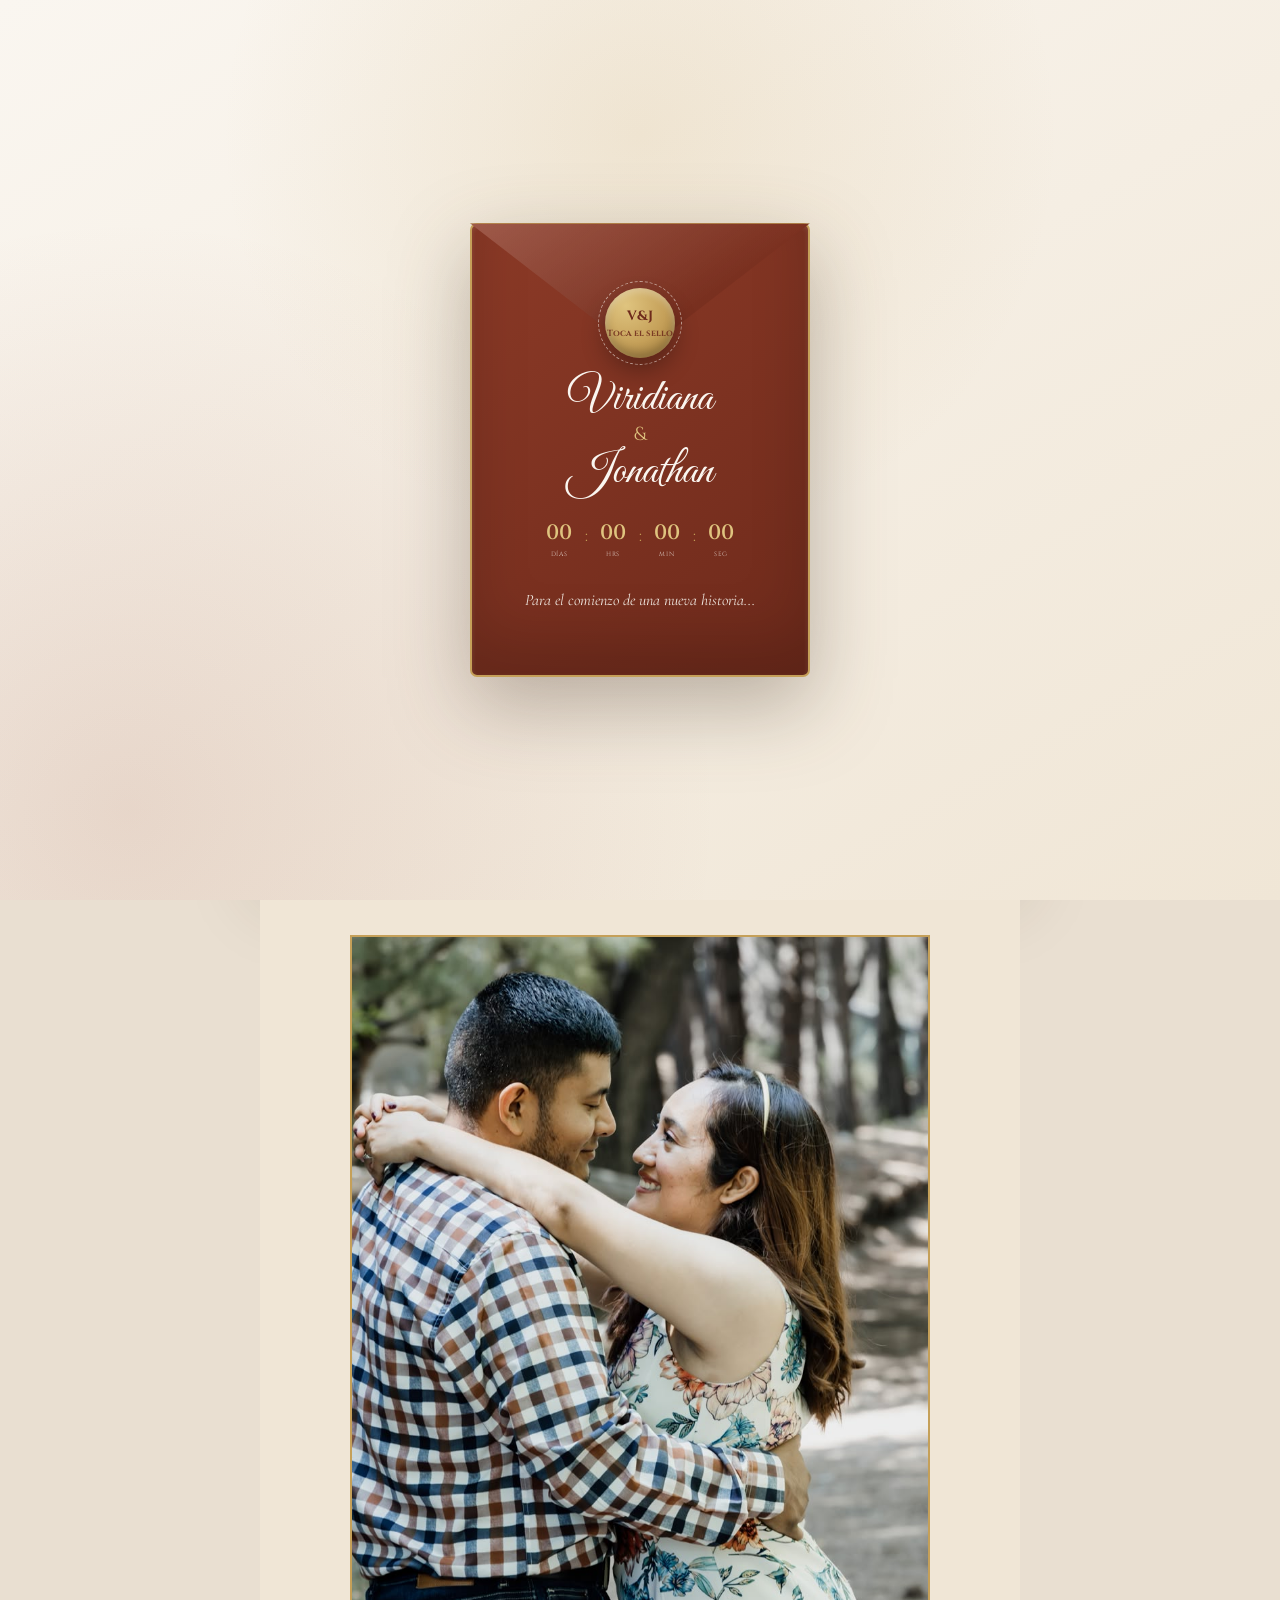
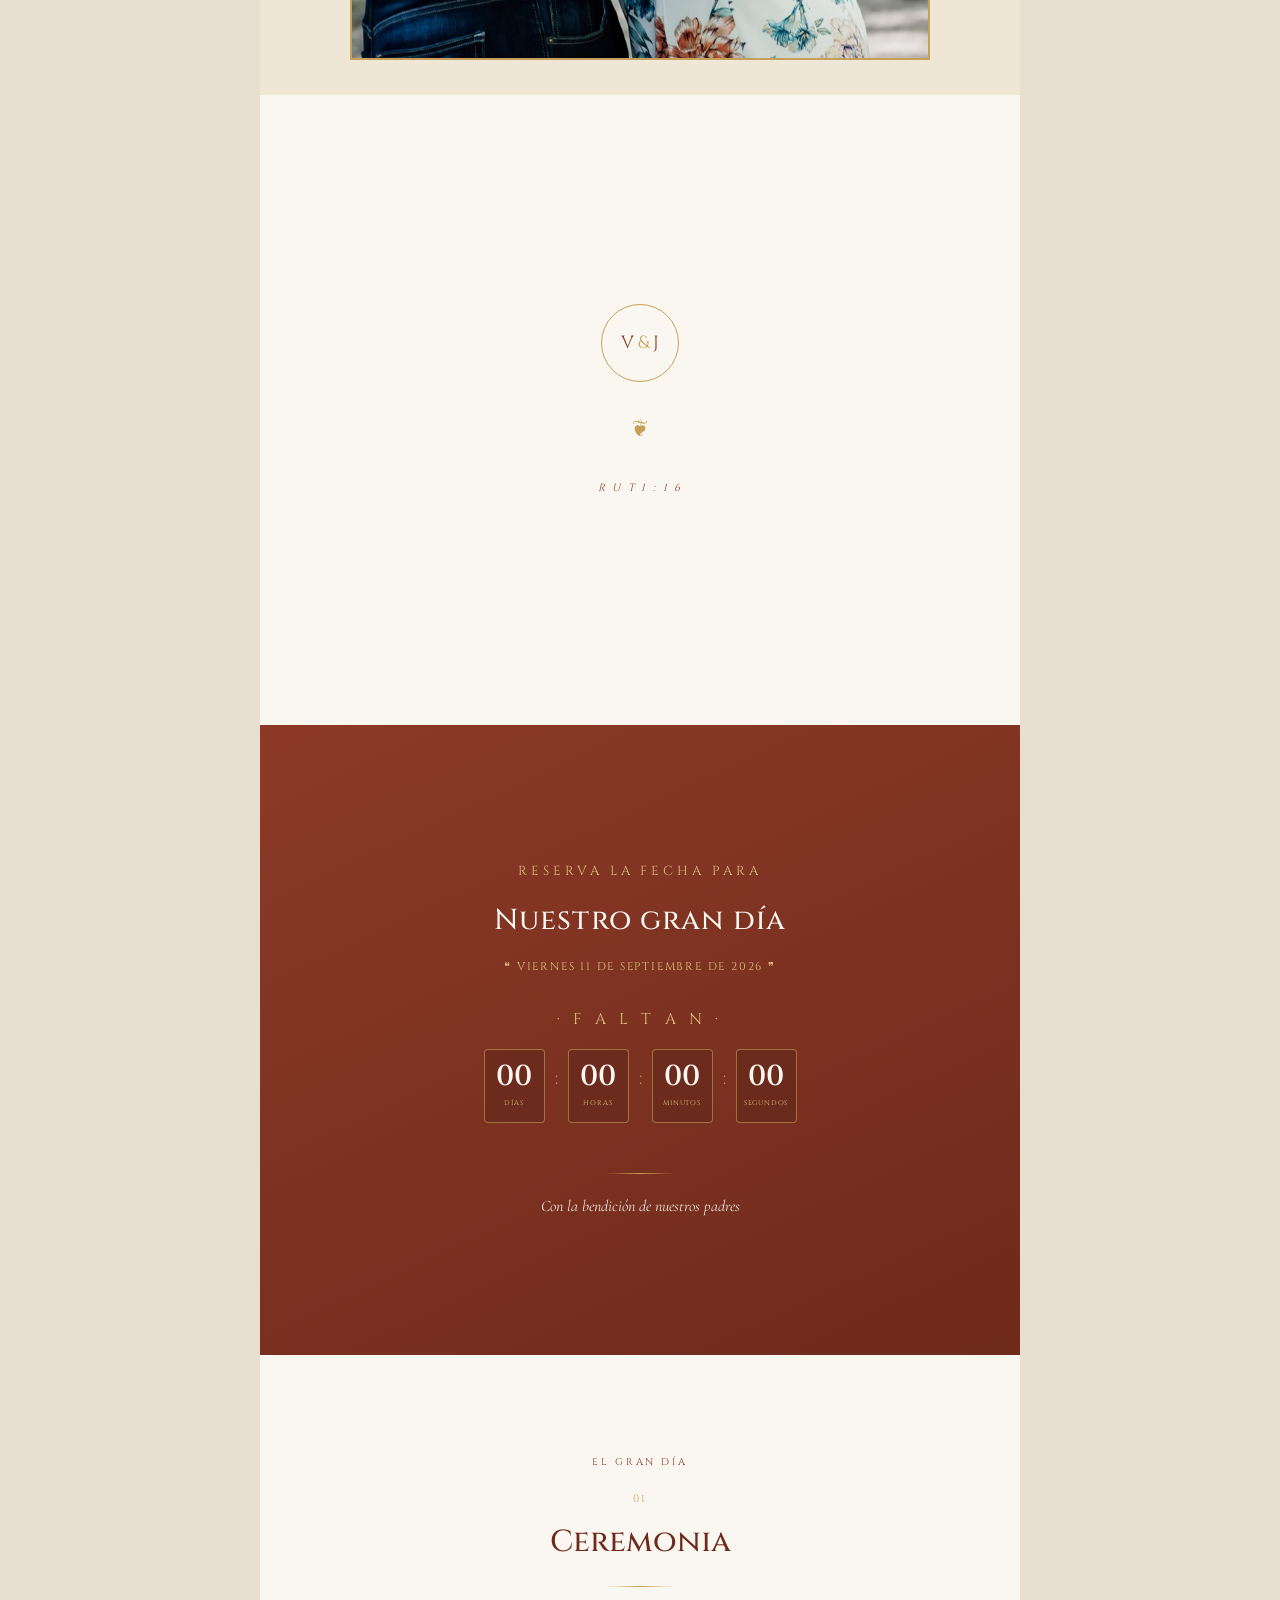
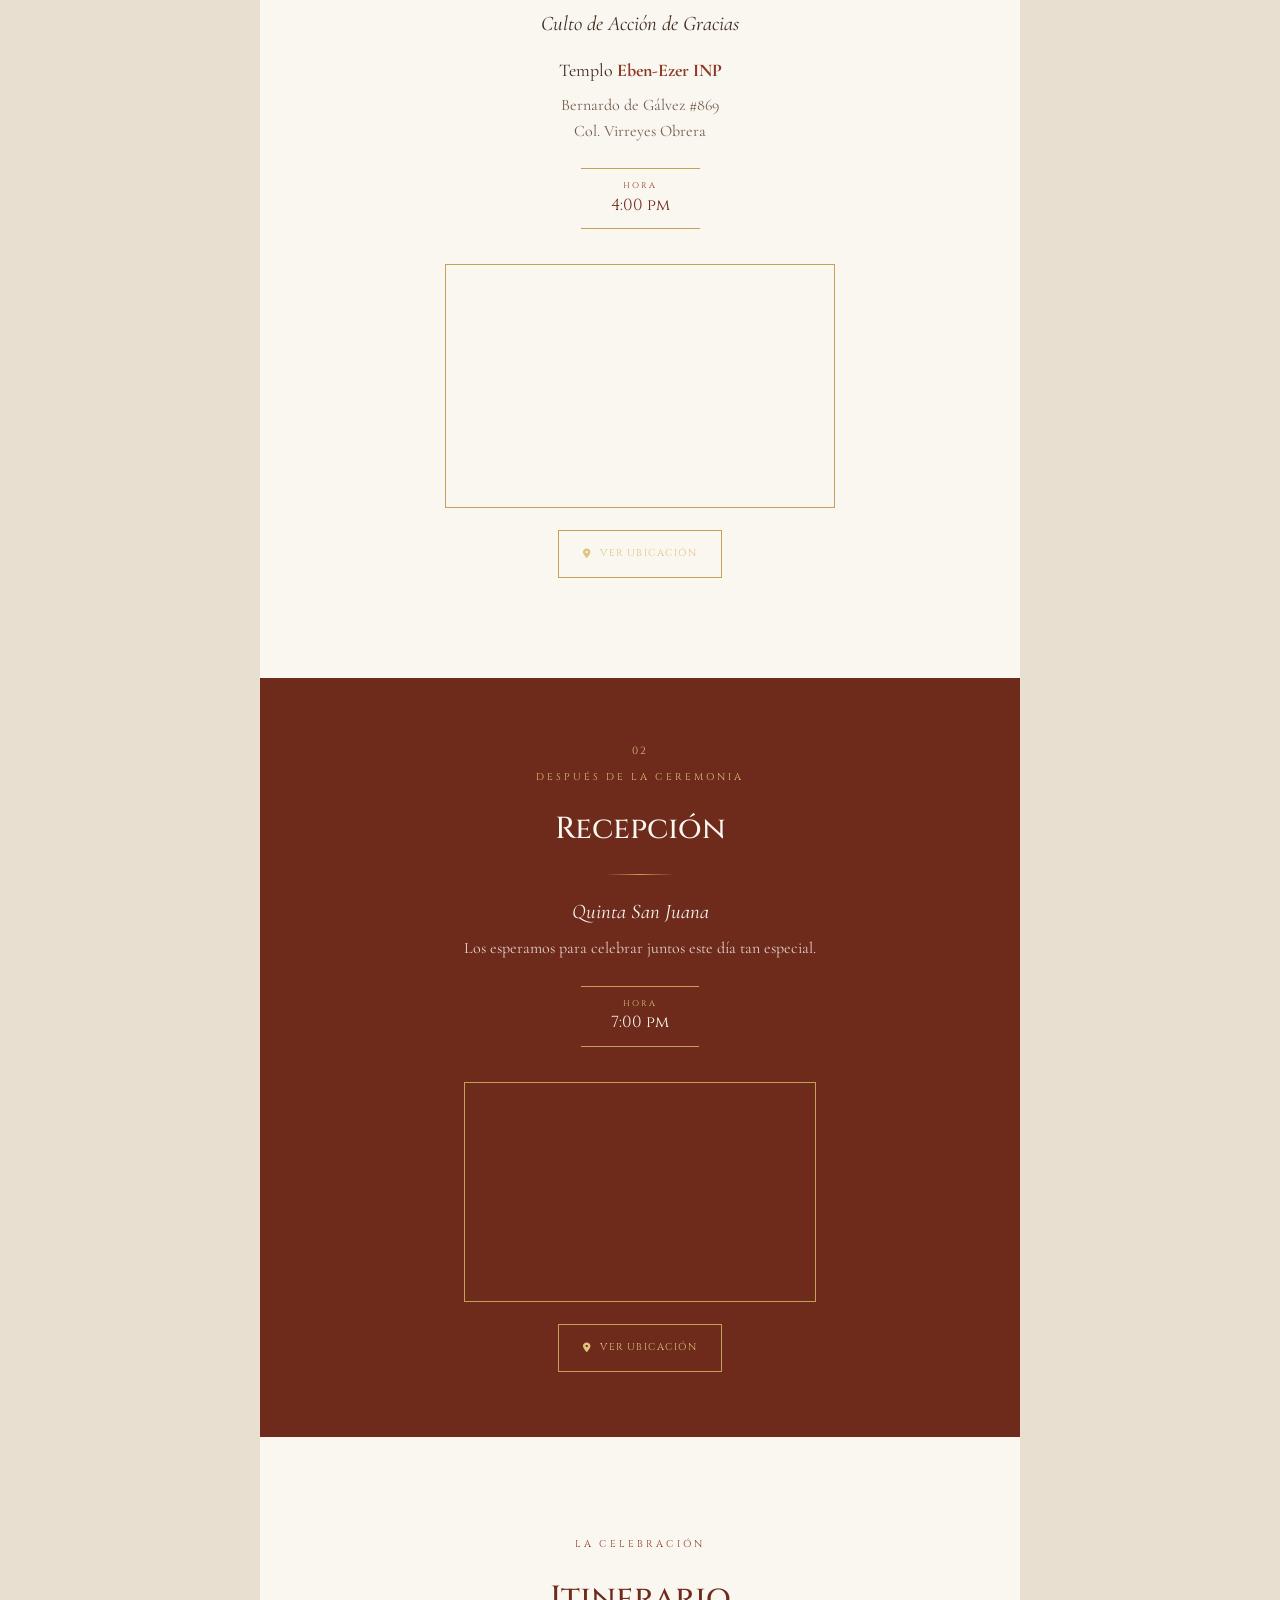
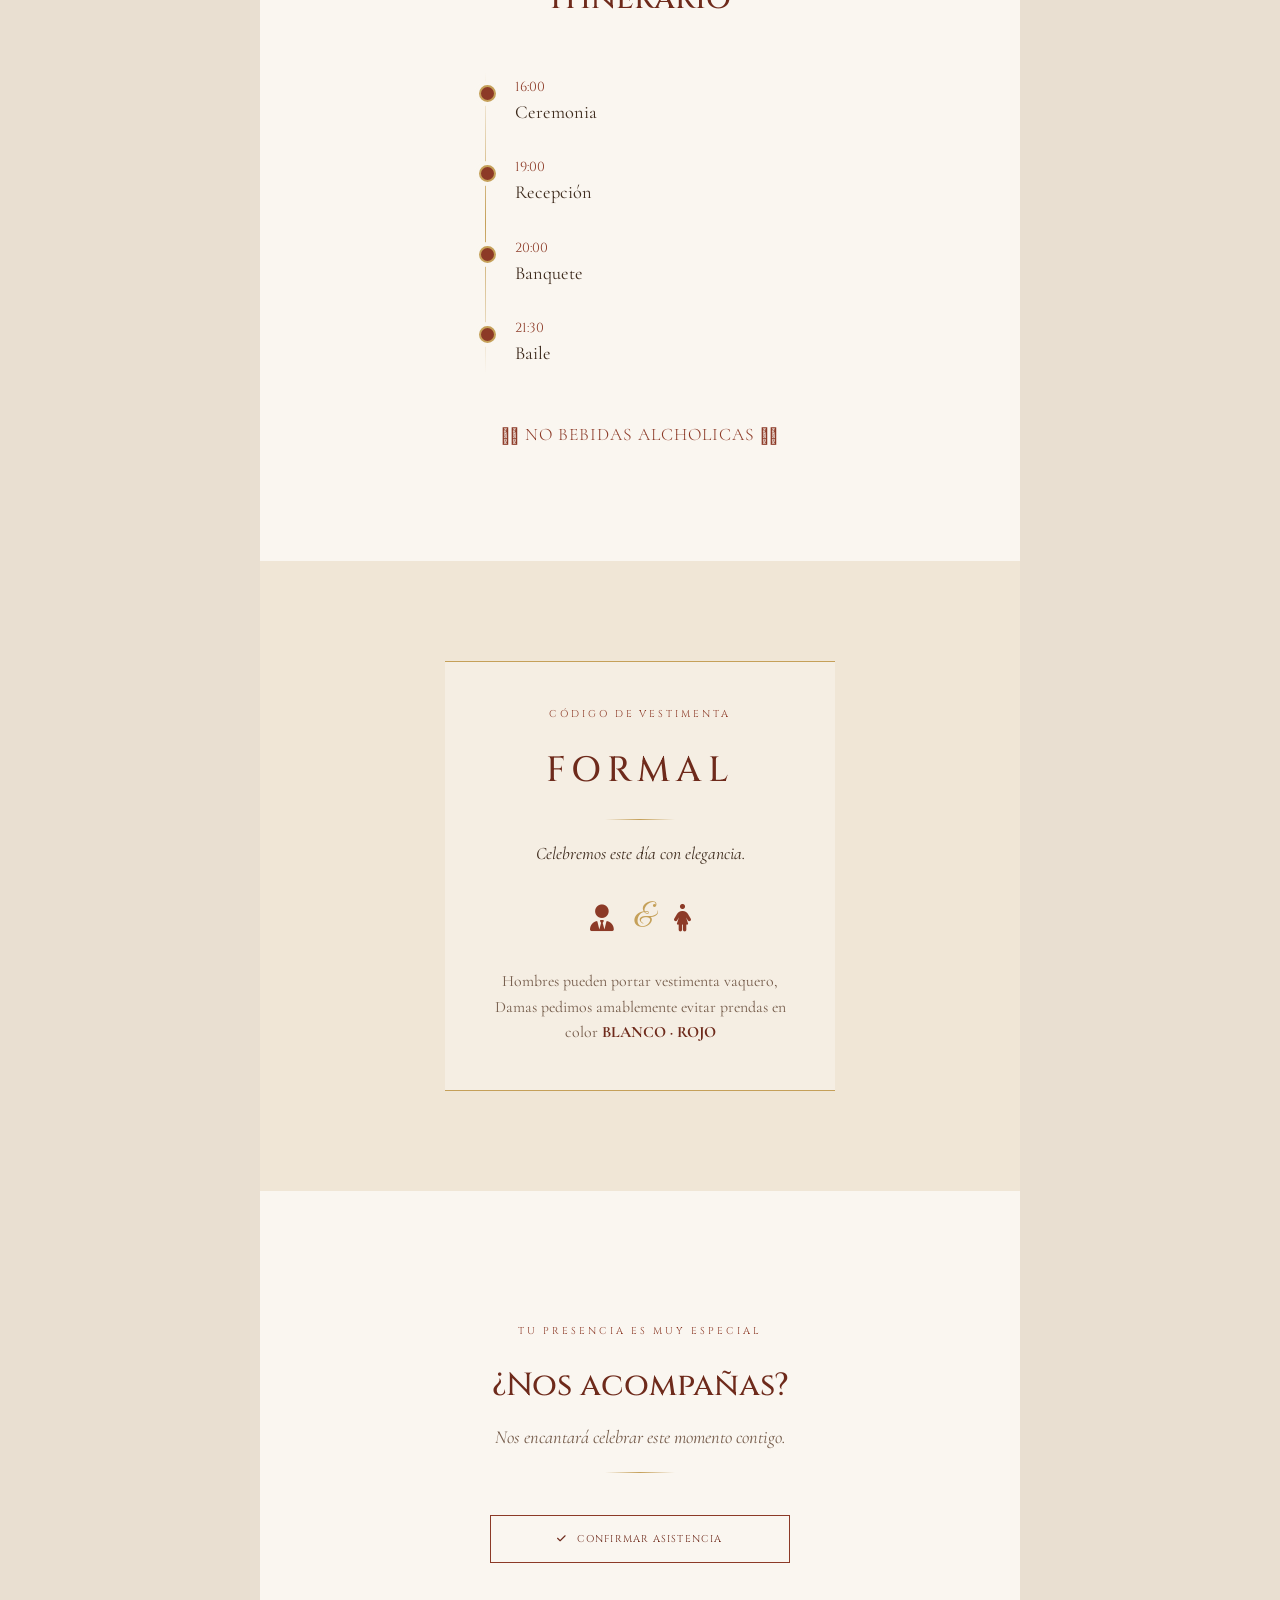
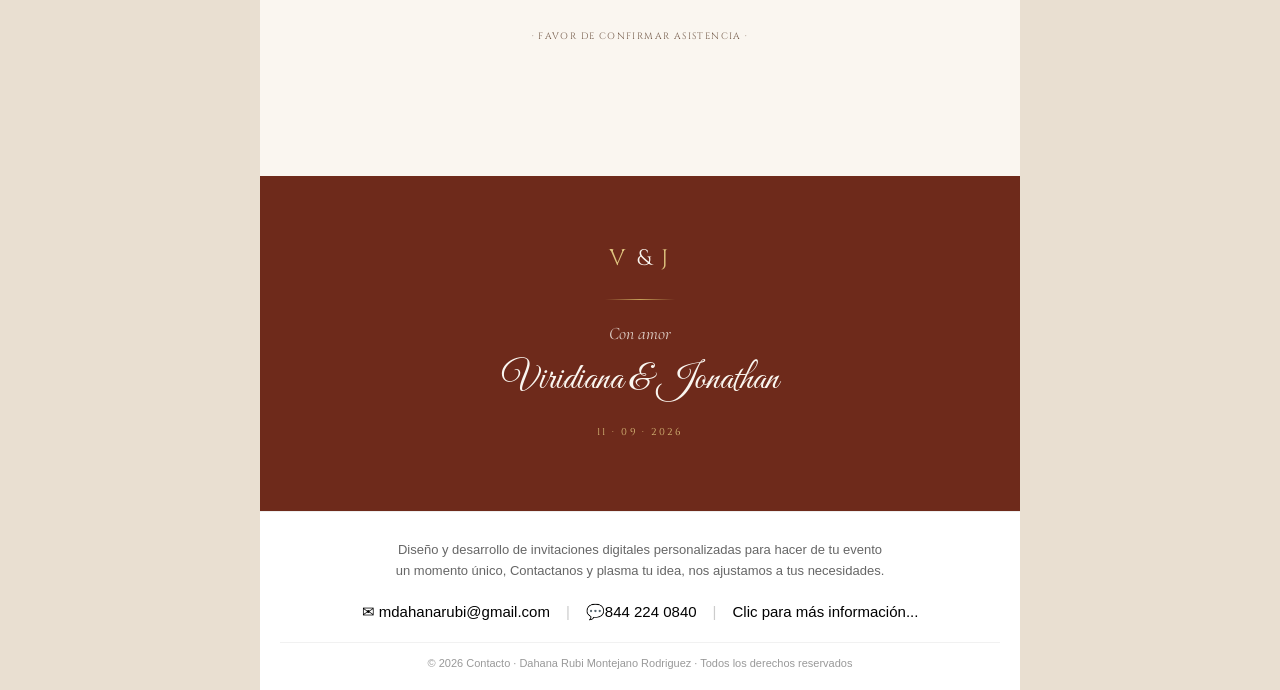
<file: index.html>
<!DOCTYPE html>
<html lang="es">

<head>
  <meta charset="UTF-8">
  <meta name="viewport" content="width=device-width, initial-scale=1.0, viewport-fit=cover">

  <title>Viridiana & Jonathan — Nuestra Boda</title>

  <!-- Fuentes -->
  <link rel="preconnect" href="https://fonts.googleapis.com">
  <link rel="preconnect" href="https://fonts.gstatic.com" crossorigin>

  <link
    href="https://fonts.googleapis.com/css2?family=Great+Vibes&family=Cinzel:wght@400;500;600;700&family=Cormorant+Garamond:ital,wght@0,400;0,500;0,600;0,700;1,400;1,500&display=swap"
    rel="stylesheet">

  <!-- Iconos -->
  <link rel="stylesheet" href="https://cdnjs.cloudflare.com/ajax/libs/font-awesome/6.5.1/css/all.min.css">

  <!-- Estilos -->
  <link rel="stylesheet" href="styles.css">
</head>

<body class="locked">

  <!-- =====================================================
         BARRA DE PROGRESO
    ====================================================== -->
  <div class="progress-bar" id="progressBar"></div>


  <!-- =====================================================
         SOBRE DE LA INVITACIÓN
    ====================================================== -->
  <div class="envelope-overlay" id="envelopeOverlay">

    <div class="envelope" id="envelope">

      <div class="envelope-back"></div>

      <div class="envelope-body">

        <!-- NOMBRES -->
        <p class="env-names">
          Viridiana
          <span class="amp">&amp;</span>
          Jonathan
        </p>

        <!-- CUENTA REGRESIVA -->
        <div class="envelope-countdown" id="envelopeCountdown">


          <div class="env-count-item">
            <span class="env-count-number" id="envDays">00</span>
            <span class="env-count-label">Días</span>
          </div>

          <span class="env-count-separator">:</span>

          <div class="env-count-item">
            <span class="env-count-number" id="envHours">00</span>
            <span class="env-count-label">Hrs</span>
          </div>

          <span class="env-count-separator">:</span>

          <div class="env-count-item">
            <span class="env-count-number" id="envMinutes">00</span>
            <span class="env-count-label">Min</span>
          </div>

          <span class="env-count-separator">:</span>

          <div class="env-count-item">
            <span class="env-count-number" id="envSeconds">00</span>
            <span class="env-count-label">Seg</span>
          </div>


        </div>

        <!-- INVITADO -->
        <p class="env-greeting" id="greetingEnnvelope">
          Para el comienzo de una nueva historia...
        </p>

      </div>

      <div class="envelope-flap"></div>

      <!-- SELLO EN EL PICO DE LA SOLAPA -->
      <button class="wax-seal" id="waxSeal" type="button" aria-label="Abrir invitación">

        <span>V&amp;J</span>
        <span class="seal-sub">Toca el sello</span>


      </button>

    </div>
  </div>

  <!-- =====================================================
         CONTENIDO PRINCIPAL
    ====================================================== -->
  <main id="mainContent">


    <!-- =================================================
             PORTADA
        ================================================== -->
    <section class="block hero-block block-terracotta">

      <div class="hero-inner">

        <p class="hero-eyebrow" data-reveal="fade-up">
          CON LA BENDICIÓN DE DIOS
        </p>

        <div class="hero-line" data-reveal="fade-up"></div>

        <p class="greeting" id="greetingHero" data-reveal="fade-up">

          Querido Invitado

        </p>

        <h1 class="hero-names" data-reveal="zoom-in" data-reveal-delay="1">

          <span>Viridiana</span>

          <span class="amp">&amp;</span>

          <span>Jonathan</span>

       

        <div class="hero-line" data-reveal="fade-up" data-reveal-delay="2">
        </div>

        <p class="hero-invitation" data-reveal="fade-up" data-reveal-delay="3">

          ❝ Tenemos el honor de invitarle
          a celebrar con nosotros nuestra Boda.❞ 
        </p>

      </div>

    </section>

    <section class="block photo-block" data-reveal>
  <img src="musica/foto.jpg" alt="Viridiana y Jonathan" class="photo-img">
</section>



    <!-- =================================================
             FRASE BÍBLICA
        ================================================== -->
    <section class="block block-cream verse-block">

      <div class="monogram" data-reveal="zoom-in">

        V
        <span class="mono-amp">&amp;</span>
        J

      </div>

      <div class="verse-ornament" data-reveal="fade-up">
        ❦
      </div>

      <blockquote class="bible-verse typewriter-text" id="bibleVerse" data-reveal="fade-up" data-reveal-delay="1">
      </blockquote>

      <cite class="verse-ref" id="verseRef" data-reveal="fade-up" data-reveal-delay="2">

        R u t  1 : 1 6

      </cite>

    </section>


    <!-- =================================================
             FECHA / CUENTA REGRESIVA
        ================================================== -->
    <section class="block block-terracotta countdown-block">

      <div class="countdown-intro">

        <p class="section-kicker" data-reveal="fade-up">

          RESERVA LA FECHA PARA 

        </p>

        <h2 class="countdown-title" data-reveal="fade-up" data-reveal-delay="1">

          Nuestro gran día

        </h2>

        <p class="countdown-date" data-reveal="fade-up" data-reveal-delay="2">

          ❝ Viernes 11 de Septiembre de 2026  ❞ 

        </p>

         <p class="countdown-faltan" data-reveal="fade-up" data-reveal-delay="3">

         ·  F   A   L   T   A   N · 
        </p>
        

      </div>


      <div class="countdown" id="countdown" aria-live="polite" data-reveal="fade-up" data-reveal-delay="2">

        <div class="cd-item">

          <span class="cd-num" id="cdDays">
            00
          </span>

          <span class="cd-label">
            Días
          </span>

        </div>


        <div class="cd-sep">
          :
        </div>


        <div class="cd-item">

          <span class="cd-num" id="cdHours">
            00
          </span>

          <span class="cd-label">
            Horas
          </span>

        </div>


        <div class="cd-sep">
          :
        </div>


        <div class="cd-item">

          <span class="cd-num" id="cdMinutes">
            00
          </span>

          <span class="cd-label">
            Minutos
          </span>

        </div>


        <div class="cd-sep">
          :
        </div>


        <div class="cd-item">

          <span class="cd-num" id="cdSeconds">
            00
          </span>

          <span class="cd-label">
            Segundos
          </span>

        </div>

      </div>


      <div class="countdown-footer" data-reveal="fade-up">

        <div class="gold-divider"></div>

        <p class="blessing-text">
          Con la bendición de nuestros padres
        </p>

      </div>

    </section>



    <!-- =================================================
         CEREMONIA
================================================== -->
<section class="block block-cream ceremony-block">

  <p class="section-label" data-reveal="fade-up">
    EL GRAN DÍA
  </p>

  <div class="ceremony-content" data-reveal="fade-up">

    <span class="location-number">
      01
    </span>

    <h2 class="location-title">
      Ceremonia
    </h2>

    <div class="gold-divider"></div>

    <p class="location-subtitle">
      Culto de Acción de Gracias
    </p>

    <p class="info-text">
      Templo <strong>Eben-Ezer INP</strong>
    </p>

    <p class="location-address">
      Bernardo de Gálvez #869<br>
      Col. Virreyes Obrera
    </p>

    <div class="hour-badge">
      <span class="hour-label">HORA</span>
      <span class="hour-value">4:00 pm</span>
    </div>

    <!-- Mapa de la iglesia -->
    <div class="map-wrap">
      <iframe title="Ubicación Templo Eben-Ezer INP"
        src="https://maps.google.com/maps?q=Bernardo%20de%20G%C3%A1lvez%20869%20Saltillo&t=&z=15&ie=UTF8&iwloc=&output=embed"
        loading="lazy"
        referrerpolicy="no-referrer-when-downgrade"
        allowfullscreen>
      </iframe>
    </div>

    <a class="gold-button" href="https://maps.app.goo.gl/zMJF2GDofQdNfZ9d8" target="_blank" rel="noopener noreferrer">
      <i class="fa-solid fa-location-dot"></i>
      Ver ubicación
    </a>

  </div>

</section>




    <!-- =================================================
             RECEPCIÓN
        ================================================== -->
    <section class="block reception-block">

      <div class="reception-content" data-reveal="fade-up">

        <span class="location-number">
          02
        </span>

        <p class="section-label">
          DESPUÉS DE LA CEREMONIA
        </p>

        <h2 class="location-title">
          Recepción
        </h2>

        <div class="gold-divider"></div>

        <p class="location-subtitle">
          Quinta San Juana
        </p>

        <p class="location-address">
          Los esperamos para celebrar
          juntos este día tan especial.
        </p>

        <div class="hour-badge">

          <span class="hour-label">
            HORA
          </span>

          <span class="hour-value">
            7:00 pm
          </span>

        </div>

        <div class="map-wrap">

          <iframe title="Ubicación Quinta San Juana"
            src="https://maps.google.com/maps?q=Quinta%20San%20Juana&t=&z=15&ie=UTF8&iwloc=&output=embed" loading="lazy"
            referrerpolicy="no-referrer-when-downgrade" allowfullscreen>
          </iframe>

        </div>

        <a class="gold-button" href="https://maps.app.goo.gl/5PKhc8atBqSutRtt9?g_st=com.apple.sharing.quick-note" target="_blank"
          rel="noopener noreferrer">

          <i class="fa-solid fa-location-dot"></i>
          Ver ubicación

        </a>

      </div>

    </section>


    <!-- =================================================
             ITINERARIO
        ================================================== -->
    <section class="block block-cream itinerary-block">

      <p class="section-label" data-reveal="fade-up">

        LA CELEBRACIÓN

      </p>

      <h2 class="itinerary-title" data-reveal="fade-up">

        Itinerario

      </h2>


      <div class="timeline">

        <div class="timeline-item" data-reveal="slide-right">

          <div class="timeline-content">

            <span class="timeline-time">
              16:00
            </span>

            <span class="timeline-label">
              Ceremonia
            </span>

          </div>

        </div>


        <div class="timeline-item" data-reveal="slide-right" data-reveal-delay="1">

          <div class="timeline-content">

            <span class="timeline-time">
              19:00
            </span>

            <span class="timeline-label">
              Recepción
            </span>

          </div>

        </div>


        <div class="timeline-item" data-reveal="slide-right" data-reveal-delay="2">

          <div class="timeline-content">

            <span class="timeline-time">
              20:00
            </span>

            <span class="timeline-label">
              Banquete
            </span>

          </div>

        </div>


        <div class="timeline-item" data-reveal="slide-right" data-reveal-delay="3">

          <div class="timeline-content">

            <span class="timeline-time">
              21:30
            </span>

            <span class="timeline-label">
              Baile
            </span>

          </div>

        </div>

      </div>

  <!-- Restricción especial -->
  <div class="restriction-note" data-reveal="fade-up">
    🍷⃠    NO BEBIDAS ALCHOLICAS 🍷⃠
  </div>

    </section>

    <!-- =================================================
             CÓDIGO DE VESTIMENTA
        ================================================== -->
    <section class="block block-cream dresscode-block">

      <div class="dresscode-card" data-reveal="zoom-in">

        <p class="section-label">
          CÓDIGO DE VESTIMENTA
        </p>

        <h2 class="dresscode-title">
          Formal
        </h2>

        <div class="gold-divider"></div>

        <p class="dresscode-text">
          Celebremos este día con elegancia.
        </p>

        <div class="dresscode-icons">

          <i class="fa-solid fa-user-tie"></i>

          <span class="dresscode-divider">
            &amp;
          </span>

          <i class="fa-solid fa-person-dress"></i>

        </div>

        <p class="dresscode-warning">
          Hombres pueden portar vestimenta vaquero,

          Damas pedimos amablemente
          evitar prendas en color
          <strong> BLANCO · ROJO </strong>

        </p>

      </div>

    </section>

    <!-- =================================================
             RSVP
        ================================================== -->
    <section class="block rsvp-block block-cream">

      <div class="rsvp-inner" data-reveal="fade-up">

        <p class="section-label">
          TU PRESENCIA ES MUY ESPECIAL
        </p>

        <h2 class="rsvp-title">
          ¿Nos acompañas?
        </h2>

        <p class="rsvp-subtitle">
          Nos encantará celebrar
          este momento contigo.
        </p>

        <div class="gold-divider"></div>

        <button id="rsvpBtn" class="gold-button rsvp-button" type="button">

          <i class="fa-solid fa-check"></i>

          Confirmar asistencia

        </button>

        <p id="rsvpMessage" class="rsvp-message" aria-live="polite">
        </p>

        <p class="adults-note">

          · Favor de confirmar asistencia ·

        </p>

      </div>

    </section>




    <!-- =================================================
             CIERRE
        ================================================== -->
    <footer class="footer-block" data-reveal="fade-up">

      <div class="footer-monogram">
        V <span>&amp;</span> J
      </div>

      <div class="gold-divider"></div>

      <p class="footer-signature">
        Con amor
      </p>

      <p class="footer-names">
        Viridiana &amp; Jonathan
      </p>

      <p class="footer-date">
        11 · 09 · 2026
      </p>

    </footer>


  </main>


  <!-- =====================================================
         JAVASCRIPT
    ====================================================== -->
  <script src="script.js"></script>
<!-- Música de fondo -->
<audio autoplay loop>
  <source src="musica/instrumental.mp3" type="audio/mpeg">
  Tu navegador no soporta audio.
</audio>

<footer style="
  background:#ffffff;
  color:#000000;
  font-family:'Segoe UI', Arial, sans-serif;
  padding:28px 20px 18px;
  text-align:center;
  border-top:1px solid #eeeeee;
">

  <!-- DESCRIPCIÓN -->
  <div style="
    max-width:500px;
    margin:0 auto 18px;
    font-size:13px;
    line-height:1.6;
    color:#666666;
  ">
    Diseño y desarrollo de invitaciones digitales personalizadas
    para hacer de tu evento un momento único, Contactanos y plasma tu idea,  nos ajustamos a tus necesidades. 
  </div>

  <!-- CONTACTO -->
  <div style="
    display:flex;
    justify-content:center;
    align-items:center;
    flex-wrap:wrap;
    gap:8px 16px;
    font-size:15px;
  ">

    <a href="mailto:mdahanarubi@gmail.com"
       style="color:#000000; text-decoration:none;">
      ✉ mdahanarubi@gmail.com
    </a>

    <span style="color:#cccccc;">|</span>

     <a href="https://wa.me/528442240840?text=Hola%20vi%20tu%20trabajo%20y%20me%20interesa%20más%20información"
       target="_blank"
       style="color:#000000; text-decoration:none;">
       💬844 224 0840
    </a>

    <span style="color:#cccccc;">|</span>

    <a href="https://wa.me/528442240840?text=Hola%20vi%20tu%20trabajo%20y%20me%20interesa%20más%20información"
       target="_blank"
       style="color:#000000; text-decoration:none;">
      Clic para más información...
    </a>

  </div>

  <!-- COPYRIGHT -->
  <div style="
    margin-top:18px;
    padding-top:12px;
    border-top:1px solid #f1f1f1;
    font-size:11px;
    color:#999999;
  ">
    © 2026 Contacto · Dahana Rubi Montejano Rodriguez · Todos los derechos reservados
  </div>

</footer>


</body>

</html>
</file>
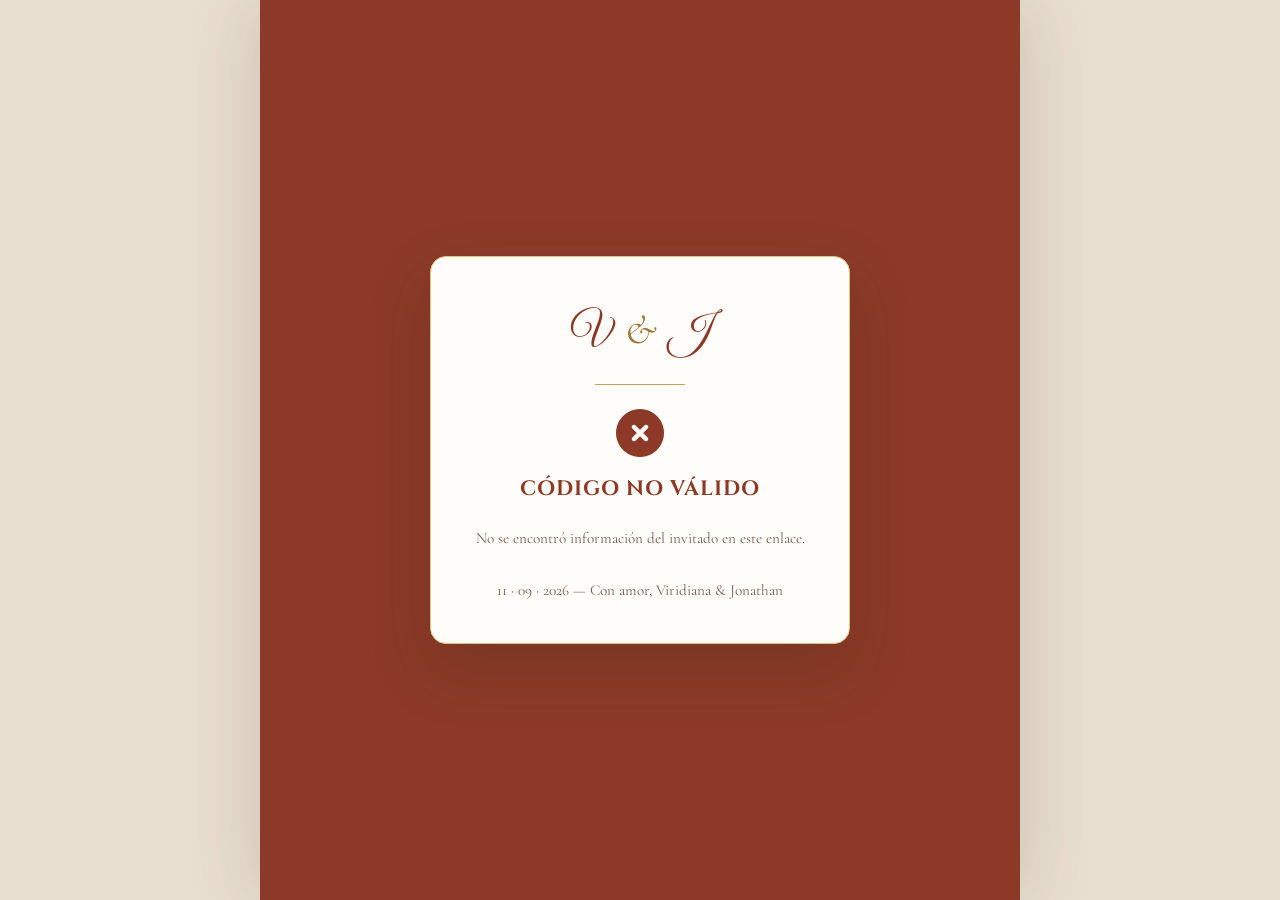
<file: bienvenido.html>
<!DOCTYPE html>
<html lang="es">
<head>
<meta charset="UTF-8">
<meta name="viewport" content="width=device-width, initial-scale=1.0, viewport-fit=cover">
<title>Bienvenido — Viridiana &amp; Jonathan</title>

<!-- Fuentes -->
<link rel="preconnect" href="https://fonts.googleapis.com">
<link rel="preconnect" href="https://fonts.gstatic.com" crossorigin>
<link href="https://fonts.googleapis.com/css2?family=Great+Vibes&family=Cinzel:wght@400;500;600;700&family=Cormorant+Garamond:ital,wght@0,400;0,500;0,600;0,700;1,400;1,500&display=swap" rel="stylesheet">

<!-- Iconos -->
<link rel="stylesheet" href="https://cdnjs.cloudflare.com/ajax/libs/font-awesome/6.5.1/css/all.min.css">

<!-- Estilos base de la boda -->
<link rel="stylesheet" href="styles.css">

<style>
  /* ---- Estilos propios de esta pantalla (no toca styles.css) ---- */
  body {
    display: flex;
    align-items: center;
    justify-content: center;
    min-height: 100vh;
    padding: 24px 16px;
    background: var(--terracotta);
  }

  .bienvenido-card {
    width: 100%;
    max-width: 420px;
    background: var(--cream-light);
    border: 1px solid var(--gold-light);
    border-radius: 16px;
    box-shadow: var(--shadow-deep);
    padding: 40px 28px;
    text-align: center;
  }

  .bienvenido-monogram {
    font-family: var(--font-script);
    font-size: 2.6rem;
    color: var(--terracotta);
    margin-bottom: 6px;
  }

  .bienvenido-monogram span {
    color: var(--gold-dark);
    font-family: var(--font-body);
    font-style: italic;
    margin: 0 6px;
  }

  .bienvenido-divider {
    width: 90px;
    height: 1px;
    background: var(--gold);
    margin: 16px auto 24px;
  }

  .status-icon {
    font-size: 3rem;
    margin-bottom: 16px;
  }

  .status-icon.valid { color: #4a7c59; }
  .status-icon.invalid { color: var(--terracotta); }

  .status-title {
    font-family: var(--font-heading);
    font-size: 1.3rem;
    letter-spacing: 0.05em;
    text-transform: uppercase;
    margin-bottom: 20px;
  }

  .status-title.valid { color: #4a7c59; }
  .status-title.invalid { color: var(--terracotta); }

  .guest-info {
    background: var(--cream);
    border: 1px solid var(--gold-light);
    border-radius: 10px;
    padding: 20px;
    margin-top: 12px;
  }

  .guest-field {
    margin-bottom: 14px;
  }

  .guest-field:last-child {
    margin-bottom: 0;
  }

  .guest-field-label {
    font-family: var(--font-heading);
    font-size: 0.7rem;
    letter-spacing: 0.15em;
    text-transform: uppercase;
    color: var(--gold-dark);
    display: block;
    margin-bottom: 4px;
  }

  .guest-field-value {
    font-family: var(--font-body);
    font-size: 1.3rem;
    color: var(--text);
  }

  .bienvenido-footer {
    margin-top: 28px;
    font-family: var(--font-body);
    font-size: 0.95rem;
    color: var(--text-muted);
  }
</style>
</head>

<body>

  <main class="bienvenido-card">

    <p class="bienvenido-monogram">V <span>&amp;</span> J</p>
    <div class="bienvenido-divider"></div>

    <div id="resultado"></div>

    <p class="bienvenido-footer">11 · 09 · 2026 — Con amor, Viridiana &amp; Jonathan</p>

  </main>

  <script>
    (function () {
      const params = new URLSearchParams(window.location.search);
      const invitadoParam = params.get('invitado');
      const paseParam = params.get('pase');

      const resultado = document.getElementById('resultado');

      function mostrarValido(nombre, pase) {
        const nombreLegible = nombre.replace(/_/g, ' ');
        const paseLegible = pase.replace(/_de_/g, ' de ').replace(/_/g, ' ');

        resultado.innerHTML = `
          <i class="fa-solid fa-circle-check status-icon valid"></i>
          <h1 class="status-title valid">¡Bienvenido(a)! Pase Válido</h1>
          <div class="guest-info">
            <div class="guest-field">
              <span class="guest-field-label">Invitado / Familia</span>
              <span class="guest-field-value">${nombreLegible}</span>
            </div>
            <div class="guest-field">
              <span class="guest-field-label">Número de pase</span>
              <span class="guest-field-value">${paseLegible}</span>
            </div>
          </div>
        `;
      }

      function mostrarInvalido() {
        resultado.innerHTML = `
          <i class="fa-solid fa-circle-xmark status-icon invalid"></i>
          <h1 class="status-title invalid">Código no válido</h1>
          <p class="bienvenido-footer" style="margin-top:0;">
            No se encontró información del invitado en este enlace.
          </p>
        `;
      }

      if (invitadoParam && paseParam) {
        mostrarValido(invitadoParam, paseParam);
      } else {
        mostrarInvalido();
      }
    })();
  </script>

</body>
</html>
</file>
<file: styles.css>
@import url('https://fonts.googleapis.com/css2?family=Great+Vibes&family=Cinzel:wght@400;500;600;700&family=Cormorant+Garamond:ital,wght@0,400;0,500;0,600;0,700;1,400;1,500&display=swap');

/* =========================================================
   VARIABLES
========================================================= */

:root {
    --terracotta: #8c3a27;
    --terracotta-dark: #6e2a1b;
    --terracotta-soft: #a94d35;

    --cream: #faf6f0;
    --cream-deep: #f0e6d6;
    --cream-light: #fffdf9;

    --gold: #c5a059;
    --gold-light: #dfc47f;
    --gold-dark: #9d7838;

    --text: #3d2a1c;
    --text-light: #faf6f0;
    --text-muted: #755c4b;

    --font-script: 'Great Vibes', cursive;
    --font-heading: 'Cinzel', serif;
    --font-body: 'Cormorant Garamond', serif;

    --shadow-soft: 0 15px 40px rgba(61, 42, 28, .12);
    --shadow-deep: 0 25px 60px rgba(61, 42, 28, .22);

    --ease: cubic-bezier(.22, 1, .36, 1);
}


/* =========================================================
   RESET
========================================================= */
.countdown-sub {
  font-style: italic;       /* cursivas */
  font-size: 0.9rem;        /* tamaño más pequeño */
  margin-top: 10px;         /* separación del contador */
  text-align: center;       /* centrado debajo */
  opacity: 0.85;            /* un poco más tenue */
  width: 100%;              /* ocupa todo el ancho */
}


* {
    box-sizing: border-box;
    margin: 0;
    padding: 0;
}

html {
    scroll-behavior: smooth;
    background: #e9dfd1;
}

body {
    width: 100%;
    max-width: 520px;
    min-height: 100vh;
    margin: 0 auto;

    background: var(--cream);
    color: var(--text);

    font-family: var(--font-body);
    font-size: 17px;
    line-height: 1.6;

    overflow-x: hidden;

    box-shadow:
        0 0 70px rgba(61, 42, 28, .18);
}

body.locked {
    height: 100vh;
    overflow: hidden;
}

img {
    max-width: 100%;
}

button,
a {
    -webkit-tap-highlight-color: transparent;
}


/* =========================================================
   BARRA DE PROGRESO
========================================================= */

.progress-bar {
    position: fixed;

    top: 0;
    left: 50%;

    width: 0;
    height: 3px;

    transform: translateX(-50%);

    background:
        linear-gradient(
            90deg,
            var(--gold-dark),
            var(--gold),
            var(--terracotta)
        );

    z-index: 9999;
}


/* =========================================================
   SOBRE
========================================================= */

.envelope-overlay {
    position: fixed;
    inset: 0;

    display: flex;
    align-items: center;
    justify-content: center;

    padding: 22px;

    background:
        radial-gradient(
            circle at 50% 15%,
            rgba(197, 160, 89, .16),
            transparent 42%
        ),
        radial-gradient(
            circle at 10% 90%,
            rgba(140, 58, 39, .13),
            transparent 42%
        ),
        linear-gradient(
            150deg,
            var(--cream),
            var(--cream-deep)
        );

    z-index: 1000;

    transition:
        opacity .8s ease,
        visibility .8s ease;
}

.envelope-overlay.is-open {
    opacity: 0;
    visibility: hidden;
    pointer-events: none;
}


/* SOBRE */

.envelope {
    position: relative;

    width: min(86vw, 340px);

    aspect-ratio: 3 / 4;

    perspective: 1400px;

    filter:
        drop-shadow(
            0 28px 40px rgba(61, 42, 28, .32)
        );

    transition:
        transform .8s var(--ease),
        opacity .8s ease;
}

.envelope-overlay.is-open .envelope {
    transform: scale(.92);
}


/* PARTE TRASERA */

.envelope-back {
    position: absolute;
    inset: 0;

    border-radius: 7px;

    background:
        linear-gradient(
            145deg,
            var(--terracotta),
            var(--terracotta-dark)
        );

    border: 2px solid var(--gold);

    box-shadow:
        inset 0 2px 5px rgba(255,255,255,.12),
        inset 0 -35px 60px rgba(0,0,0,.16);

    z-index: 1;
}


/* CUERPO */

.envelope-body {
    position: relative;

    height: 100%;

    display: flex;
    flex-direction: column;

    align-items: center;
    justify-content: center;

    text-align: center;

    padding: 125px 20px 35px;

    z-index: 2;
}

.countdown-pre {
  font-size: 0.7rem;       /* pequeño */
  font-weight: 300;        /* delgado */
  color: #fff;             /* blanco */
  text-align: center;      /* centrado */
  margin: 8px 0;           /* separación arriba y abajo */
  letter-spacing: 2px;     /* elegante */
}

.env-names {
    font-family: var(--font-script);

    font-size: clamp(2.2rem, 10vw, 2.8rem);

    line-height: 1;

    color: var(--text-light);

    text-align: center;
}

.envelope-countdown {
    display: flex;

    align-items: center;
    justify-content: center;

    width: 100%;

    margin-top: 28px;

    gap: 4px;
}

.env-count-item {
    display: flex;

    flex-direction: column;

    align-items: center;

    min-width: 43px;
}

.env-count-number {
    font-family: var(--font-heading);

    font-size: clamp(1rem, 5vw, 1.3rem);

    line-height: 1;

    font-weight: 600;

    color: var(--gold-light);

    font-variant-numeric: tabular-nums;
}

.env-count-label {
    margin-top: 6px;

    font-family: var(--font-heading);

    font-size: .39rem;

    letter-spacing: .12em;

    text-transform: uppercase;

    color: rgba(250,246,240,.75);
}

.env-count-separator {
    font-family: var(--font-heading);

    font-size: 1rem;

    color: var(--gold);

    transform: translateY(-5px);
}

.env-names .amp {
    display: block;

    margin: 5px 0;

    font-family: var(--font-heading);

    font-size: .42em;

    color: var(--gold-light);
}

.env-greeting {
    margin-top: 28px;

    font-family: var(--font-body);

    font-style: italic;

    font-size: 1rem;

    color: rgba(250,246,240,.9);
}


/* SOLAPA */

.envelope-flap {
    position: absolute;

    top: 0;
    left: 0;

    width: 100%;
    height: 29%;

    background:
        linear-gradient(
            145deg,
            rgba(255,255,255,.16),
            transparent 65%
        ),
        linear-gradient(
            155deg,
            var(--terracotta),
            var(--terracotta-dark)
        );

    clip-path:
        polygon(
            0 0,
            100% 0,
            50% 100%
        );

    transform-origin: top center;

    transform-style: preserve-3d;

    backface-visibility: hidden;

    transition:
        transform .95s var(--ease);

    border: 1px solid rgba(197,160,89,.6);

    z-index: 3;
}

.envelope-overlay.is-open .envelope-flap {
    transform: rotateX(180deg);
}


/* SELLO */

.wax-seal {
    position: absolute;
    left: 50%;
    top: 22%;
    width: clamp(58px, 17vw, 70px);
    height: clamp(58px, 17vw, 70px);

    transform: translate(-50%, -50%);

    display: flex;
    flex-direction: column; 
    align-items: center;
    justify-content: center;

    border: 0;
    border-radius: 50%;

    background:
        radial-gradient(
            circle at 30% 25%,
            #dfc47f,
            var(--gold) 55%,
            var(--gold-dark)
        );

    color: var(--terracotta-dark);

    cursor: pointer;

    z-index: 10;

    box-shadow:
        0 12px 25px rgba(0,0,0,.32),
        inset 0 4px 7px rgba(255,255,255,.3),
        inset 0 -6px 10px rgba(0,0,0,.22);

  
    transition: transform .35s ease;
}

.wax-seal span {
  font-family: var(--font-heading); /* mantiene la letra cool */
  font-weight: 700;
  /* quita font-size aquí */
}

.wax-seal::before {
    content: '';

    position: absolute;
    inset: -7px;

    border-radius: 50%;

    border: 1px dashed rgba(250,246,240,.55);
}

.seal-main {
    font-size: 1.5rem;   /* tamaño de V&J */
}

.seal-sub {
    font-size: 0.55rem; /* más pequeño */
    margin-top: 2px;    /* separación debajo */
    opacity: 0.85;
}

.envelope-overlay.is-open .wax-seal {
    transform:
        translate(-50%, -50%)
        scale(0);

    opacity: 0;

    animation: none;
}


@keyframes sealFloat {

    0%, 100% {
        transform:
            translate(-50%, -50%)
            translateY(0);
    }

    50% {
        transform:
            translate(-50%, -50%)
            translateY(-5px);
    }
}

@keyframes sealGlow {

    0%,100% {
        box-shadow:
            0 12px 25px rgba(0,0,0,.32),
            inset 0 4px 7px rgba(255,255,255,.3),
            inset 0 -6px 10px rgba(0,0,0,.22);
    }

    50% {
        box-shadow:
            0 12px 25px rgba(0,0,0,.32),
            inset 0 4px 7px rgba(255,255,255,.3),
            inset 0 -6px 10px rgba(0,0,0,.22),
            0 0 20px rgba(197,160,89,.45);
    }
}


/* =========================================================
   REVEAL
========================================================= */

[data-reveal] {
    opacity: 0;

    transition:
        opacity .8s var(--ease),
        transform .8s var(--ease);

    transition-delay:
        calc(var(--delay, 0) * 120ms);
}

[data-reveal-delay="1"] {
    --delay: 1;
}

[data-reveal-delay="2"] {
    --delay: 2;
}

[data-reveal-delay="3"] {
    --delay: 3;
}

[data-reveal="fade-up"] {
    transform: translateY(35px);
}

[data-reveal="zoom-in"] {
    transform: scale(.86);
}

[data-reveal="slide-left"] {
    transform: translateX(-40px);
}

[data-reveal="slide-right"] {
    transform: translateX(40px);
}

[data-reveal].is-visible {
    opacity: 1;
    transform: none;
}


/* =========================================================
   BLOQUES
========================================================= */

.block {
    position: relative;

    width: 100%;

    padding:
        clamp(65px, 13vw, 100px)
        clamp(22px, 6vw, 42px);

    display: flex;
    flex-direction: column;
    align-items: center;

    text-align: center;
}

.block-terracotta {
    background:
        linear-gradient(
            155deg,
            var(--terracotta),
            var(--terracotta-dark)
        );

    color: var(--text-light);
}

.block-cream {
    background: var(--cream);

    color: var(--text);
}



/* =========================================================
   DETALLES
========================================================= */

.section-label {
    font-family: var(--font-heading);

    font-size: .62rem;

    letter-spacing: .3em;

    text-transform: uppercase;

    color: var(--terracotta);

    margin-bottom: 20px;
}

.block-terracotta .section-label {
    color: var(--gold-light);
}

.gold-divider {
    width: 70px;
    height: 1px;

    margin: 20px auto;

    background:
        linear-gradient(
            90deg,
            transparent,
            var(--gold),
            transparent
        );
}


/* =========================================================
   HERO
========================================================= */

.hero-block {
    min-height: 100svh;

    justify-content: center;

    overflow: hidden;

    background:
        radial-gradient(
            circle at 50% 40%,
            rgba(197,160,89,.10),
            transparent 45%
        ),
        linear-gradient(
            160deg,
            var(--terracotta),
            var(--terracotta-dark)
        );
}

.hero-inner {
    width: 100%;
    max-width: 420px;
}

.hero-eyebrow {
    font-family: var(--font-heading);

    font-size: .62rem;

    letter-spacing: .3em;

 color: rgba(250,246,240,.88);}

.hero-line {
    width: 55px;
    height: 1px;

    margin: 20px auto;

    background: var(--gold);
}

.greeting {
    font-family: var(--font-body);

    font-style: italic;

    font-size: 1rem;

    color: rgba(250,246,240,.88);

    margin-bottom: 14px;
}

.hero-names {
    display: flex;
    flex-direction: column;

    align-items: center;

    font-family: var(--font-script);

    font-weight: 400;

    font-size:
        clamp(3rem, 15vw, 4.7rem);

    line-height: .95;

    color: var(--cream);

    margin-bottom: 22px;
}

.hero-names .amp {
    font-size: .60em;

    line-height: 1;

    color: var(--gold-light);

    margin: 7px 0;
}

.hero-date {
    font-family: var(--font-heading);

    font-size: 1.0rem;

    letter-spacing: .28em;

    color: var(--gold-light);
}

.hero-invitation {
    max-width: 420px;

    margin: 22px auto 0;

    font-family: var(--font-body);

    font-size: 2rem;

    font-style: italic;

color: var(--gold-light);}


/* =========================================================
   VERSÍCULO
========================================================= */

.verse-block {
    min-height: 70svh;

    justify-content: center;

    padding-top: 80px;
}

.monogram {
    width: 78px;
    height: 78px;

    display: flex;
    align-items: center;
    justify-content: center;

    border: 1px solid var(--gold);

    border-radius: 50%;

    font-family: var(--font-heading);

    font-size: 1.1rem;

    color: var(--terracotta);

    margin-bottom: 28px;
}

.mono-amp {
    color: var(--gold);

    margin: 0 4px;
}

.verse-ornament {
    font-size: 1.4rem;

    color: var(--gold);

    margin-bottom: 16px;
}

.bible-verse {
    max-width: 390px;

    font-family: var(--font-body);

    font-style: italic;

    font-size:
        clamp(1.15rem, 5vw, 1.45rem);

    line-height: 1.7;
}

.verse-ref {
    margin-top: 18px;

    font-family: var(--font-heading);

    font-size: .65rem;

    letter-spacing: .22em;

    text-transform: uppercase;

    color: var(--terracotta);
}


/* =========================================================
   FOTOGRAFÍAS
========================================================= */

.photo-block {
    padding:
        35px
        clamp(18px, 5vw, 32px);

    background: var(--cream-deep);
}

.photo-frame {
    width: 100%;
    max-width: 390px;

    padding: 9px;

    background: var(--cream);

    border: 1px solid var(--gold);

    box-shadow: var(--shadow-soft);
}

.photo-frame-wide {
    max-width: 450px;
}

.photo-img {
    display: block;

    width: 100%;

    aspect-ratio: 4 / 5;

    object-fit: cover;

    border: 2px solid var(--gold);
}

.photo-frame-wide .photo-img {
    aspect-ratio: 4 / 3;
}


/* =========================================================
   COUNTDOWN
========================================================= */

.countdown-block {
    min-height: 70svh;

    justify-content: center;
}

.countdown-intro {
    max-width: 380px;
}

.section-kicker {
    font-family: var(--font-heading);

    font-size: .82rem;

    letter-spacing: .3em;

    color: var(--gold-light);

    margin-bottom: 16px;
}

.countdown-title {
    font-family: var(--font-heading);

    font-size:
        clamp(1.3rem, 6vw, 1.8rem);

    font-weight: 500;

    letter-spacing: .04em;

    margin-bottom: 14px;
}

.countdown-date {
    font-family: var(--font-heading);

    font-size: .7rem;

    letter-spacing: .16em;

    text-transform: uppercase;

    color: var(--gold-light);

    margin-bottom: 32px;
}
 .countdown-faltan{
    font-family: var(--font-heading);

    font-size: .97rem;

    letter-spacing: .3em;

    color: var(--gold-light);

    margin-bottom: 16px;
}

.countdown {
    display: flex;

    align-items: center;
    justify-content: center;

    gap: clamp(4px, 2vw, 10px);

    width: 100%;
}

.cd-item {
    min-width: clamp(48px, 14vw, 68px);

    padding:
        13px
        6px;

    border: 1px solid rgba(197,160,89,.6);

    background: rgba(0,0,0,.12);

    display: flex;
    flex-direction: column;

    align-items: center;

    border-radius: 4px;
}

.cd-num {
    font-family: var(--font-heading);

    font-size:
        clamp(1.3rem, 6vw, 1.8rem);

    font-weight: 600;

    line-height: 1;
}

.cd-label {
    margin-top: 6px;

    font-family: var(--font-heading);

    font-size: .43rem;

    letter-spacing: .12em;

    text-transform: uppercase;

    color: var(--gold-light);
}

.cd-sep {
    color: var(--gold);

    font-family: var(--font-heading);

    font-size: 1.1rem;

    transform: translateY(-7px);
}

.countdown-footer {
    margin-top: 30px;
}

.blessing-text {
    font-family: var(--font-body);

    font-style: italic;

    font-size: 1rem;

    color: rgba(250,246,240,.9);
}


/* =========================================================
   CEREMONIA
========================================================= */

.ceremony-block {
    min-height: 70svh;

    justify-content: center;
}

.ceremony-content {
    max-width: 390px;

    width: 100%;
}

.location-number {
    display: block;

    font-family: var(--font-heading);

    font-size: .65rem;

    letter-spacing: .2em;

    color: var(--gold);

    margin-bottom: 10px;
}

.location-title {
    font-family: var(--font-heading);

    font-size:
        clamp(1.4rem, 6vw, 1.9rem);

    font-weight: 500;

    color: var(--terracotta-dark);
}

.location-subtitle {
    font-family: var(--font-body);

    font-size: 1.3rem;

    font-style: italic;

    color: var(--text);
}

.info-text {
    margin-top: 16px;

    font-size: 1.12rem;
}

.info-text strong {
    color: var(--terracotta);
}

.location-address {
    margin-top: 8px;

    font-size: 1rem;

    color: var(--text-muted);
}

.hour-badge {
    display: inline-flex;

    flex-direction: column;

    align-items: center;

    margin-top: 24px;

    padding: 10px 30px;

    border-top: 1px solid var(--gold);
    border-bottom: 1px solid var(--gold);
}

.hour-label {
    font-family: var(--font-heading);

    font-size: .52rem;

    letter-spacing: .25em;

    color: var(--terracotta);
}

.hour-value {
    font-family: var(--font-heading);

    font-size: 1rem;

    color: var(--terracotta-dark);
}


/* =========================================================
   RECEPCIÓN
========================================================= */

.reception-block {
    width: 100%;

    padding: 0;

    background: var(--terracotta-dark);

    color: var(--cream);

    text-align: center;
}

.reception-image {
    width: 100%;

    overflow: hidden;
}

.reception-image img {
    width: 100%;

    display: block;

    aspect-ratio: 4 / 3;

    object-fit: cover;
}

.reception-content {
    padding:
        65px
        clamp(22px, 6vw, 40px);
}

.reception-content .location-number,
.reception-content .section-label {
    color: var(--gold-light);
}

.reception-content .location-title {
    color: var(--cream);
}

.reception-content .location-subtitle {
    color: var(--cream);
}

.reception-content .location-address {
    color: rgba(250,246,240,.82);
}

.reception-content .hour-label {
    color: var(--gold-light);
}

.reception-content .hour-value {
    color: var(--cream);
}

.map-wrap {
    width: 100%;

    aspect-ratio: 16 / 10;

    margin-top: 35px;

    overflow: hidden;

    border: 1px solid var(--gold);
}

.map-wrap iframe {
    width: 100%;
    height: 100%;

    border: 0;

    filter:
        sepia(10%)
        saturate(85%);
}


/* =========================================================
   BOTONES
========================================================= */

.gold-button {
    position: relative;

    display: inline-flex;

    align-items: center;
    justify-content: center;

    gap: 9px;

    min-height: 48px;

    margin-top: 22px;

    padding:
        13px
        24px;

    border: 1px solid var(--gold);

    background: transparent;

    color: var(--gold-light);

    font-family: var(--font-heading);

    font-size: .62rem;

    letter-spacing: .12em;

    text-transform: uppercase;

    text-decoration: none;

    cursor: pointer;

    transition:
        background .3s ease,
        color .3s ease,
        transform .3s ease;
}

.gold-button:hover,
.gold-button:focus {
    background: var(--gold);

    color: var(--terracotta-dark);

    transform: translateY(-2px);
}

.gold-button:active {
    transform: scale(.98);
}

.gold-button::after {
    display: none;
}


/* =========================================================
   ITINERARIO
========================================================= */

.itinerary-block {
    min-height: 70svh;

    justify-content: center;
}

.itinerary-title {
    font-family: var(--font-heading);

    font-size:
        clamp(1.5rem, 7vw, 2rem);

    font-weight: 500;

    color: var(--terracotta-dark);

    margin-bottom: 38px;
}

.timeline {
    position: relative;

    width: 100%;

    max-width: 330px;

    text-align: left;
}

.timeline::before {
    content: '';

    position: absolute;

    left: 10px;

    top: 10px;
    bottom: 10px;

    width: 1px;

    background:
        linear-gradient(
            to bottom,
            transparent,
            var(--gold),
            transparent
        );
}

.timeline-item {
    position: relative;

    padding:
        15px
        0
        15px
        40px;
}

.timeline-item::before {
    content: '';

    position: absolute;

    left: 4px;
    top: 23px;

    width: 13px;
    height: 13px;

    border-radius: 50%;

    background: var(--terracotta);

    border: 2px solid var(--gold);

    box-shadow:
        0 0 0 4px var(--cream);
}

.timeline-content {
    display: flex;

    flex-direction: column;
}

.timeline-time {
    font-family: var(--font-heading);

    font-size: .82rem;

    color: var(--terracotta);
}

.timeline-label {
    font-size: 1.15rem;

    color: var(--text);
}
.restriction-note {
  margin-top: 25px;
  padding: 12px 18px;

  border-radius: 10px;
  text-align: center;
  font-size: 1.1rem;                  /* tamaño pequeño */
  font-weight: 300;                   /* delgado */
 color: var(--terracotta);                 
  letter-spacing: 1px;                /* más elegante */
}

.restriction-note span {
  font-size: 1.2rem;                  /* icono un poco más grande */
}


/* =========================================================
   DRESS CODE
========================================================= */

.dresscode-block {
    min-height: 65svh;

    justify-content: center;

    background: var(--cream-deep);
}

.dresscode-card {
    width: 100%;

    max-width: 390px;

    padding:
        45px
        24px;

    border-top: 1px solid var(--gold);
    border-bottom: 1px solid var(--gold);

    background: rgba(255,255,255,.32);
}

.dresscode-title {
    font-family: var(--font-heading);

    font-size:
        clamp(1.6rem, 8vw, 2.2rem);

    font-weight: 500;

    letter-spacing: .18em;

    text-transform: uppercase;

    color: var(--terracotta-dark);
}

.dresscode-text {
    font-size: 1.1rem;

    font-style: italic;

    margin-bottom: 22px;
}

.dresscode-icons {
    display: flex;

    align-items: center;
    justify-content: center;

    gap: 20px;

    margin: 25px 0;

    font-size: 1.7rem;

    color: var(--terracotta);
}

.dresscode-divider {
    font-family: var(--font-script);

    font-size: 2rem;

    color: var(--gold);
}

.dresscode-warning {
    max-width: 310px;

    margin: auto;

    font-size: .99rem;

    color: var(--text-muted);
}

.dresscode-warning strong {
    color: var(--terracotta-dark);
}


/* =========================================================
   REGALOS
========================================================= */

.gifts-block {
    min-height: 55svh;

    justify-content: center;
}

.gifts-inner {
    max-width: 380px;
}

.gifts-title {
    font-family: var(--font-heading);

    font-size:
        clamp(1.2rem, 5vw, 1.6rem);

    font-weight: 500;

    margin-bottom: 10px;
}

.gifts-text {
    font-family: var(--font-body);

    font-size: 1.2rem;

    color: rgba(250,246,240,.9);

    max-width: 320px;

    margin: auto;
}

.gifts-highlight {
    margin-top: 15px;

    font-family: var(--font-script);

    font-size: 2rem;

    color: var(--gold-light);
}


/* =========================================================
   RSVP
========================================================= */

.rsvp-block {
    min-height: 65svh;

    justify-content: center;
}

.rsvp-inner {
    width: 100%;

    max-width: 390px;
}

.rsvp-title {
    font-family: var(--font-heading);

    font-size:
        clamp(1.5rem, 7vw, 2rem);

    font-weight: 500;

    color: var(--terracotta-dark);
}

.rsvp-subtitle {
    margin-top: 12px;

    font-family: var(--font-body);

    font-size: 1.15rem;

    font-style: italic;

    color: var(--text-muted);
}

.rsvp-button {
    width: min(100%, 300px);

    color: var(--terracotta-dark);

    border-color: var(--terracotta);
}

.rsvp-button:hover,
.rsvp-button:focus {
    background: var(--terracotta);

    color: var(--cream);
}

.rsvp-message {
    min-height: 25px;

    margin-top: 16px;

    font-family: var(--font-heading);

    font-size: .75rem;

    letter-spacing: .04em;
}

.rsvp-message.rsvp-success {
    color: var(--terracotta);
}

.rsvp-message.rsvp-error {
    color: #a22d20;
}

.adults-note {
    margin-top: 25px;

    font-family: var(--font-heading);

    font-size: .58rem;

    letter-spacing: .15em;

    text-transform: uppercase;

    color: var(--text-muted);
}


/* =========================================================
   FOTO FINAL
========================================================= */

.final-photo {
    background: var(--terracotta-dark);
}


/* =========================================================
   FOOTER
========================================================= */

.footer-block {
    width: 100%;

    padding:
        65px
        24px
        70px;

    background: var(--terracotta-dark);

    color: var(--cream);

    text-align: center;
}

.footer-monogram {
    font-family: var(--font-heading);

    font-size: 1.4rem;

    letter-spacing: .1em;

    color: var(--gold-light);

    margin-bottom: 22px;
}

.footer-monogram span {
    color: var(--cream);
}

.footer-signature {
    margin-top: 20px;

    font-family: var(--font-body);

    font-size: 1.1rem;

    font-style: italic;

    color: rgba(250,246,240,.8);
}

.footer-names {
    margin-top: 3px;

    font-family: var(--font-script);

    font-size: 2.3rem;

    color: var(--cream);
}

.footer-date {
    margin-top: 15px;

    font-family: var(--font-heading);

    font-size: .62rem;

    letter-spacing: .25em;

    color: var(--gold-light);
}


/* =========================================================
   iPHONE / ANDROID PEQUEÑOS
========================================================= */

@media (max-width: 360px) {

    body {
        font-size: 16px;
    }

    .block {
        padding-left: 18px;
        padding-right: 18px;
    }

    .hero-names {
        font-size: 2.8rem;
    }

    .hero-names .amp {
        margin: 5px 0;
    }

    .env-names {
        font-size: 1.9rem;
    }

    .envelope-body {
        padding-left: 15px;
        padding-right: 15px;
    }

    .cd-item {
        min-width: 43px;
        padding: 11px 4px;
    }

    .cd-num {
        font-size: 1.25rem;
    }

    .cd-label {
        font-size: .39rem;
    }

    .cd-sep {
        font-size: .95rem;
    }

    .dresscode-card {
        padding-left: 18px;
        padding-right: 18px;
    }

}


/* =========================================================
   TELÉFONOS GRANDES
========================================================= */

@media (min-width: 400px) {

    body {
        font-size: 18px;
    }

    .hero-names {
        font-size: 4.1rem;
    }

    .cd-item {
        min-width: 61px;
    }

}


/* =========================================================
   TABLETS / IPAD
========================================================= */

@media (min-width: 600px) {

    body {
        max-width: 700px;
    }

    .block {
        padding-left: 60px;
        padding-right: 60px;
    }

    .hero-names {
        font-size: 5.2rem;
    }

    .photo-frame {
        max-width: 500px;
    }

    .reception-image img {
        max-height: 500px;
    }

}


/* =========================================================
   DESKTOP
========================================================= */

@media (min-width: 900px) {

    body {
        max-width: 760px;
    }

    .block {
        padding-left: 90px;
        padding-right: 90px;
    }

    .hero-names {
        font-size: 6rem;
    }

    .photo-frame {
        max-width: 550px;
    }

}


/* =========================================================
   REDUCIR ANIMACIONES
========================================================= */

@media (prefers-reduced-motion: reduce) {

    html {
        scroll-behavior: auto;
    }

    *,
    *::before,
    *::after {
        animation-duration: .01ms !important;
        animation-iteration-count: 1 !important;
        transition-duration: .01ms !important;
    }

    [data-reveal] {
        opacity: 1;
        transform: none;
    }

}
</file>
